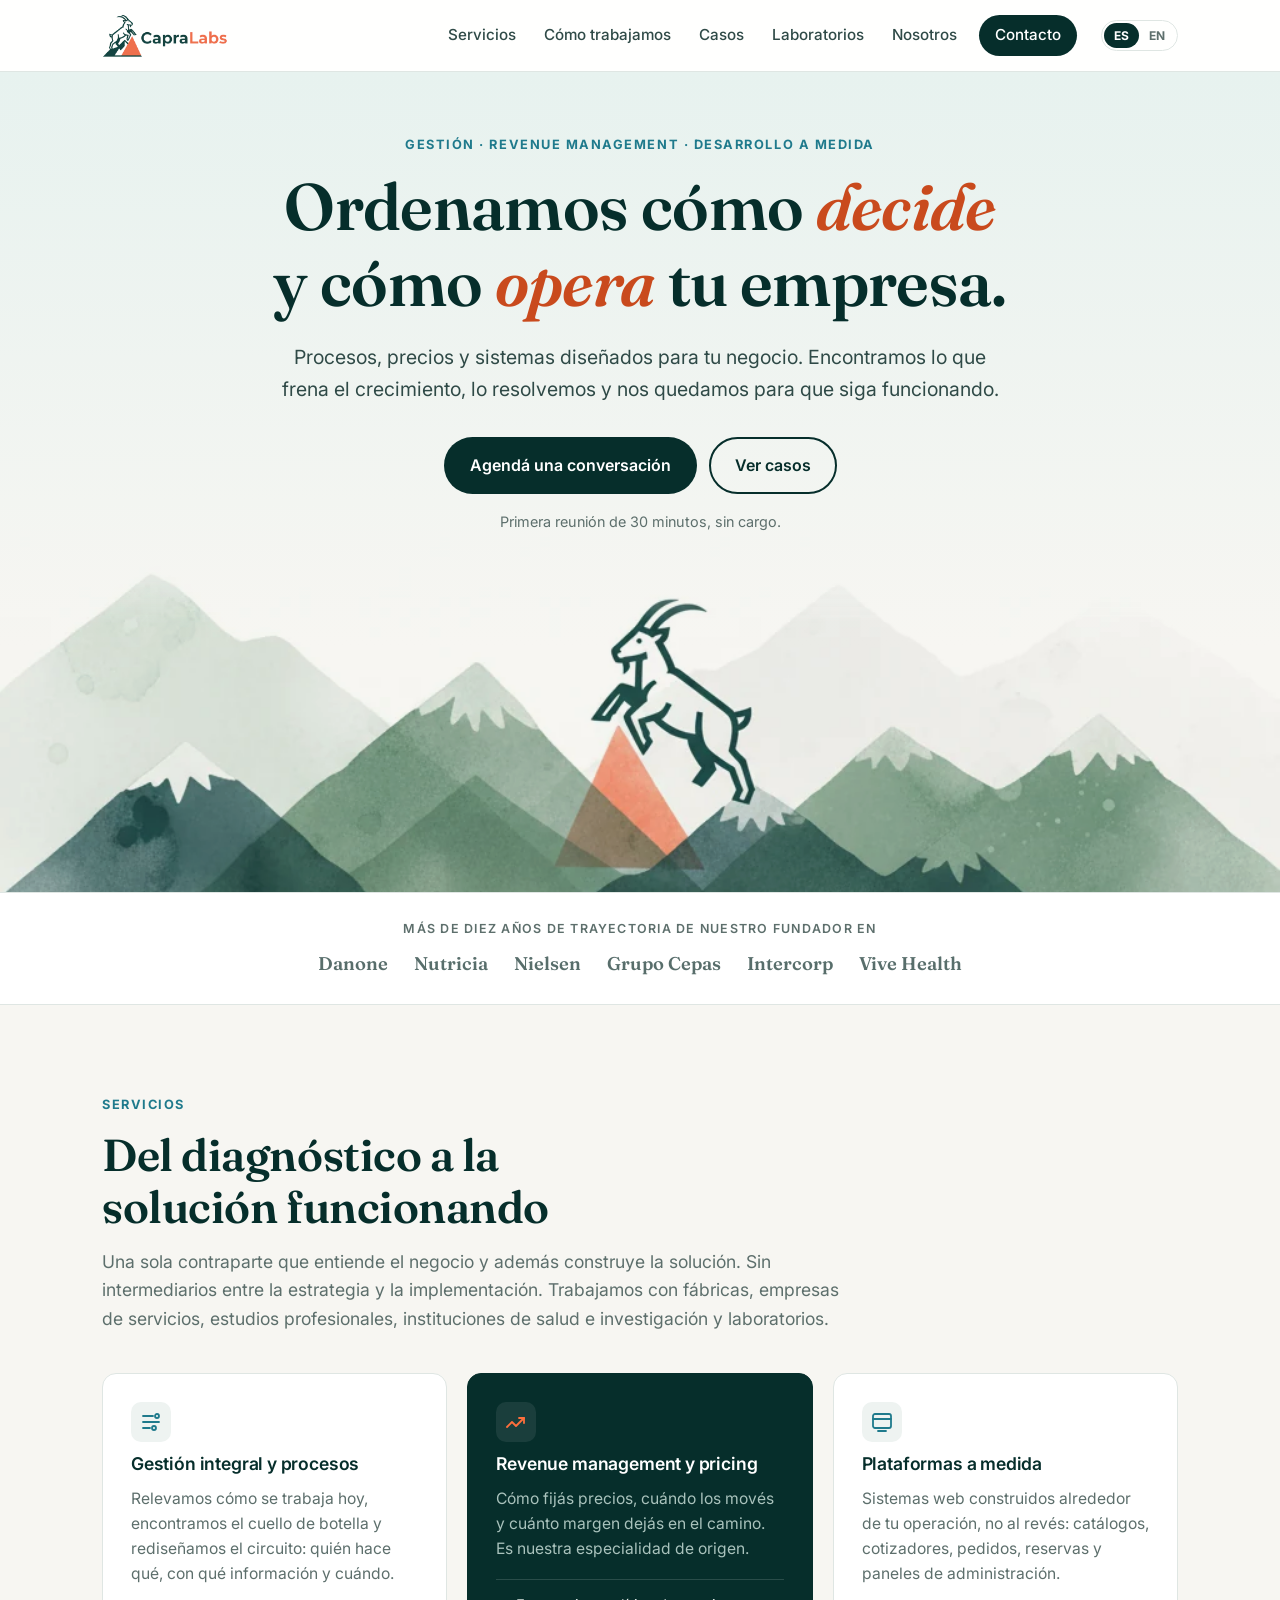
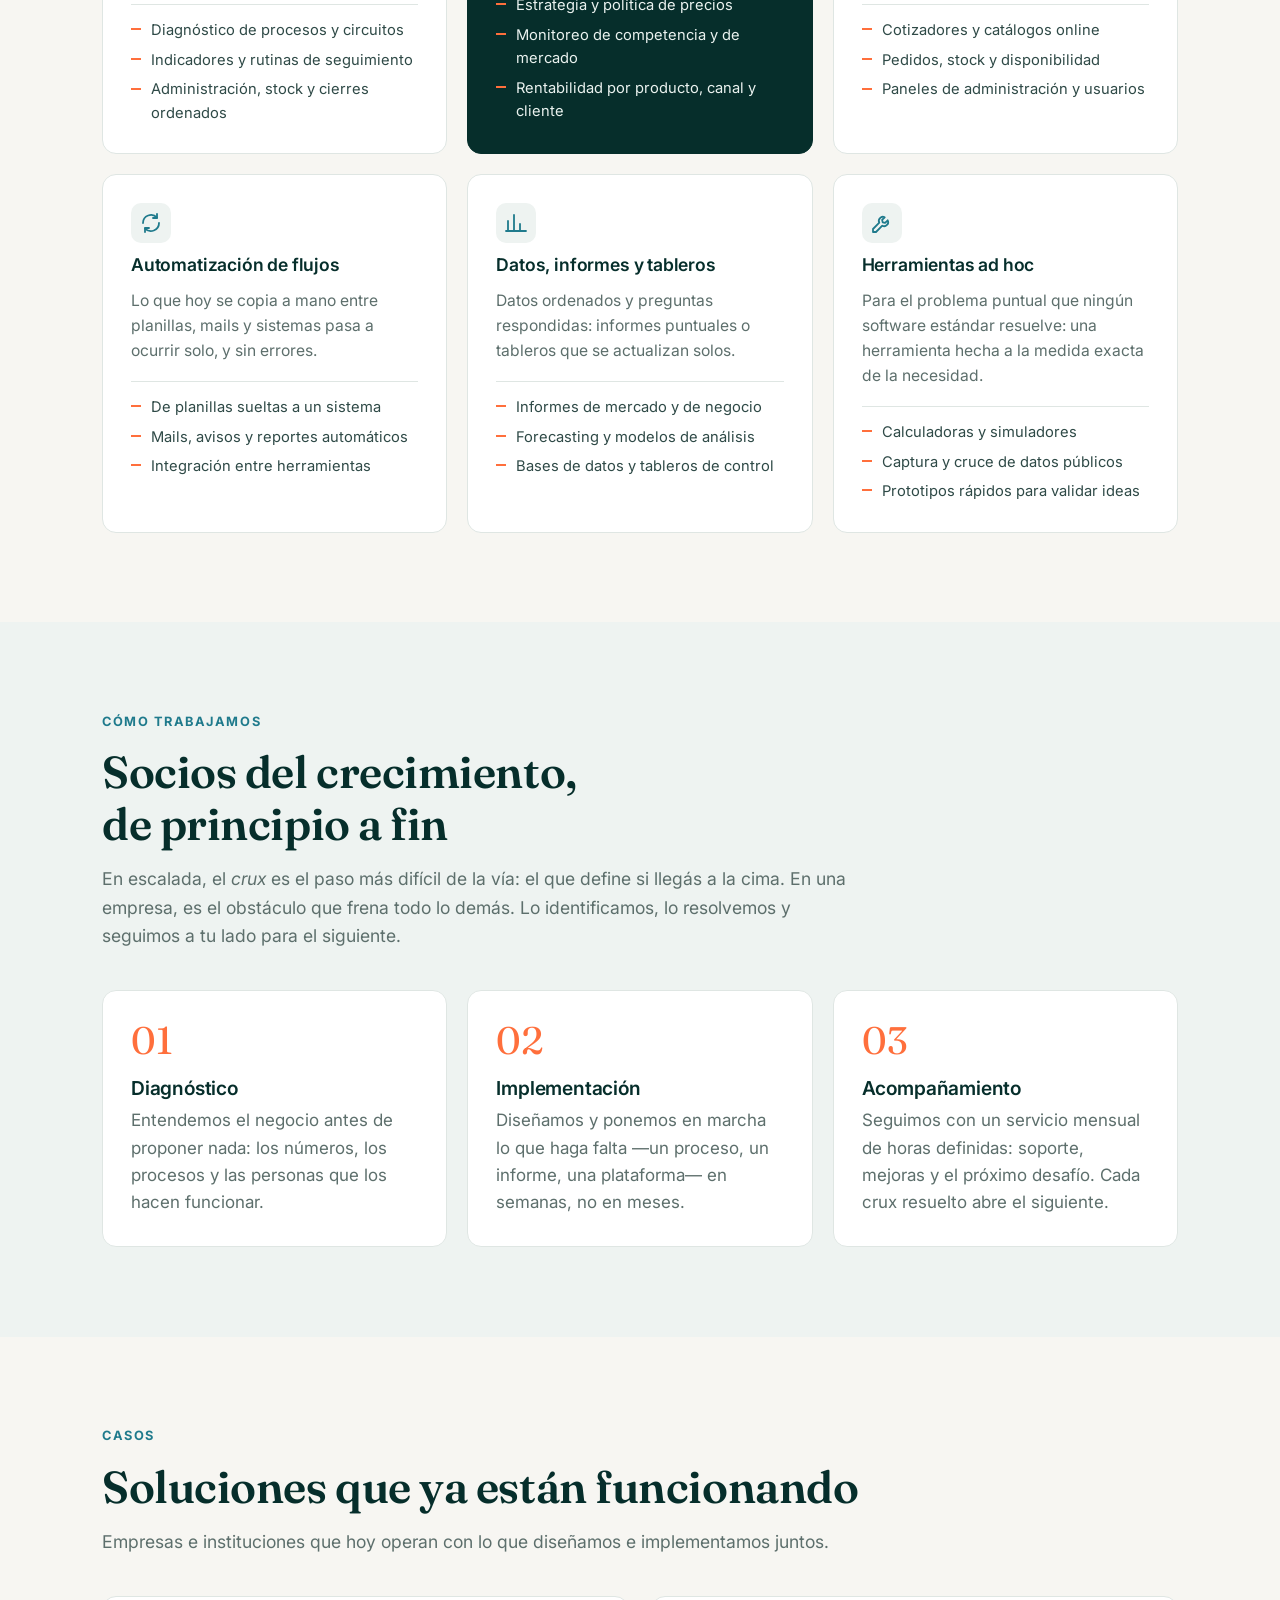
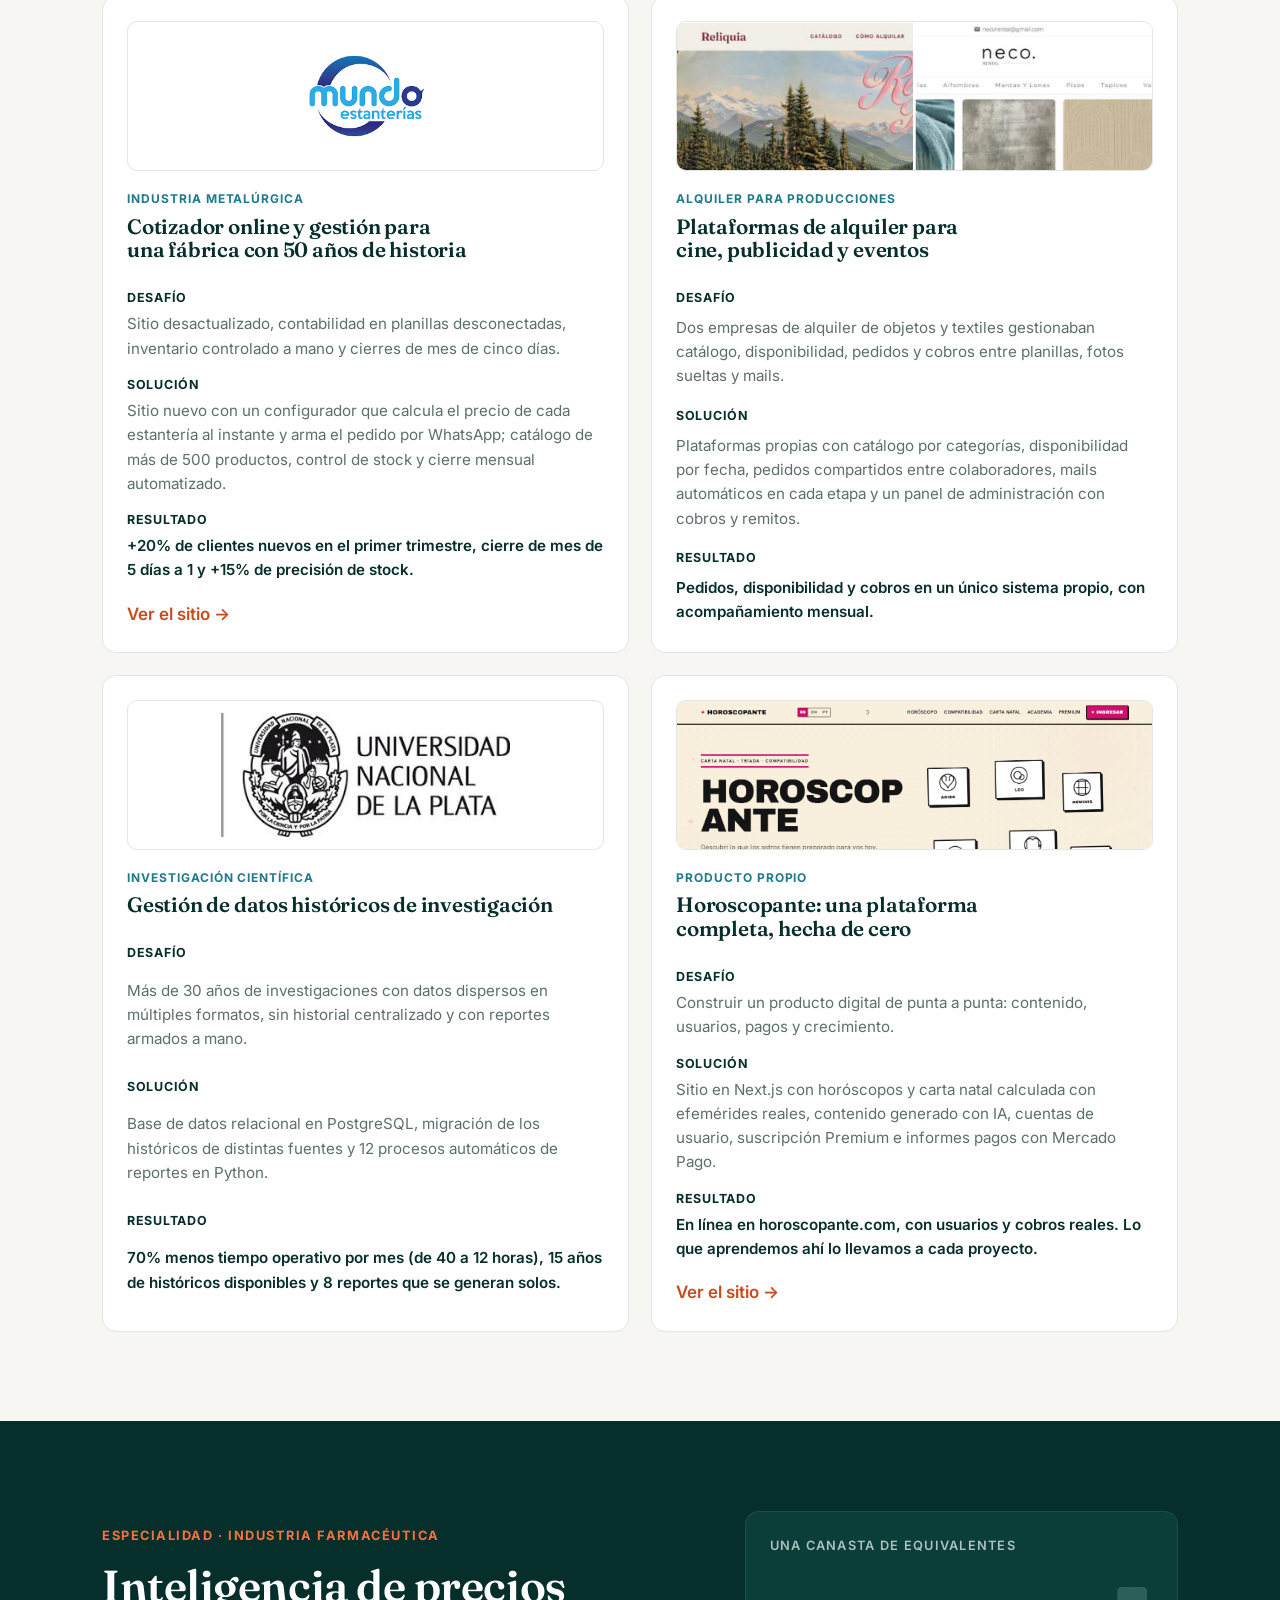
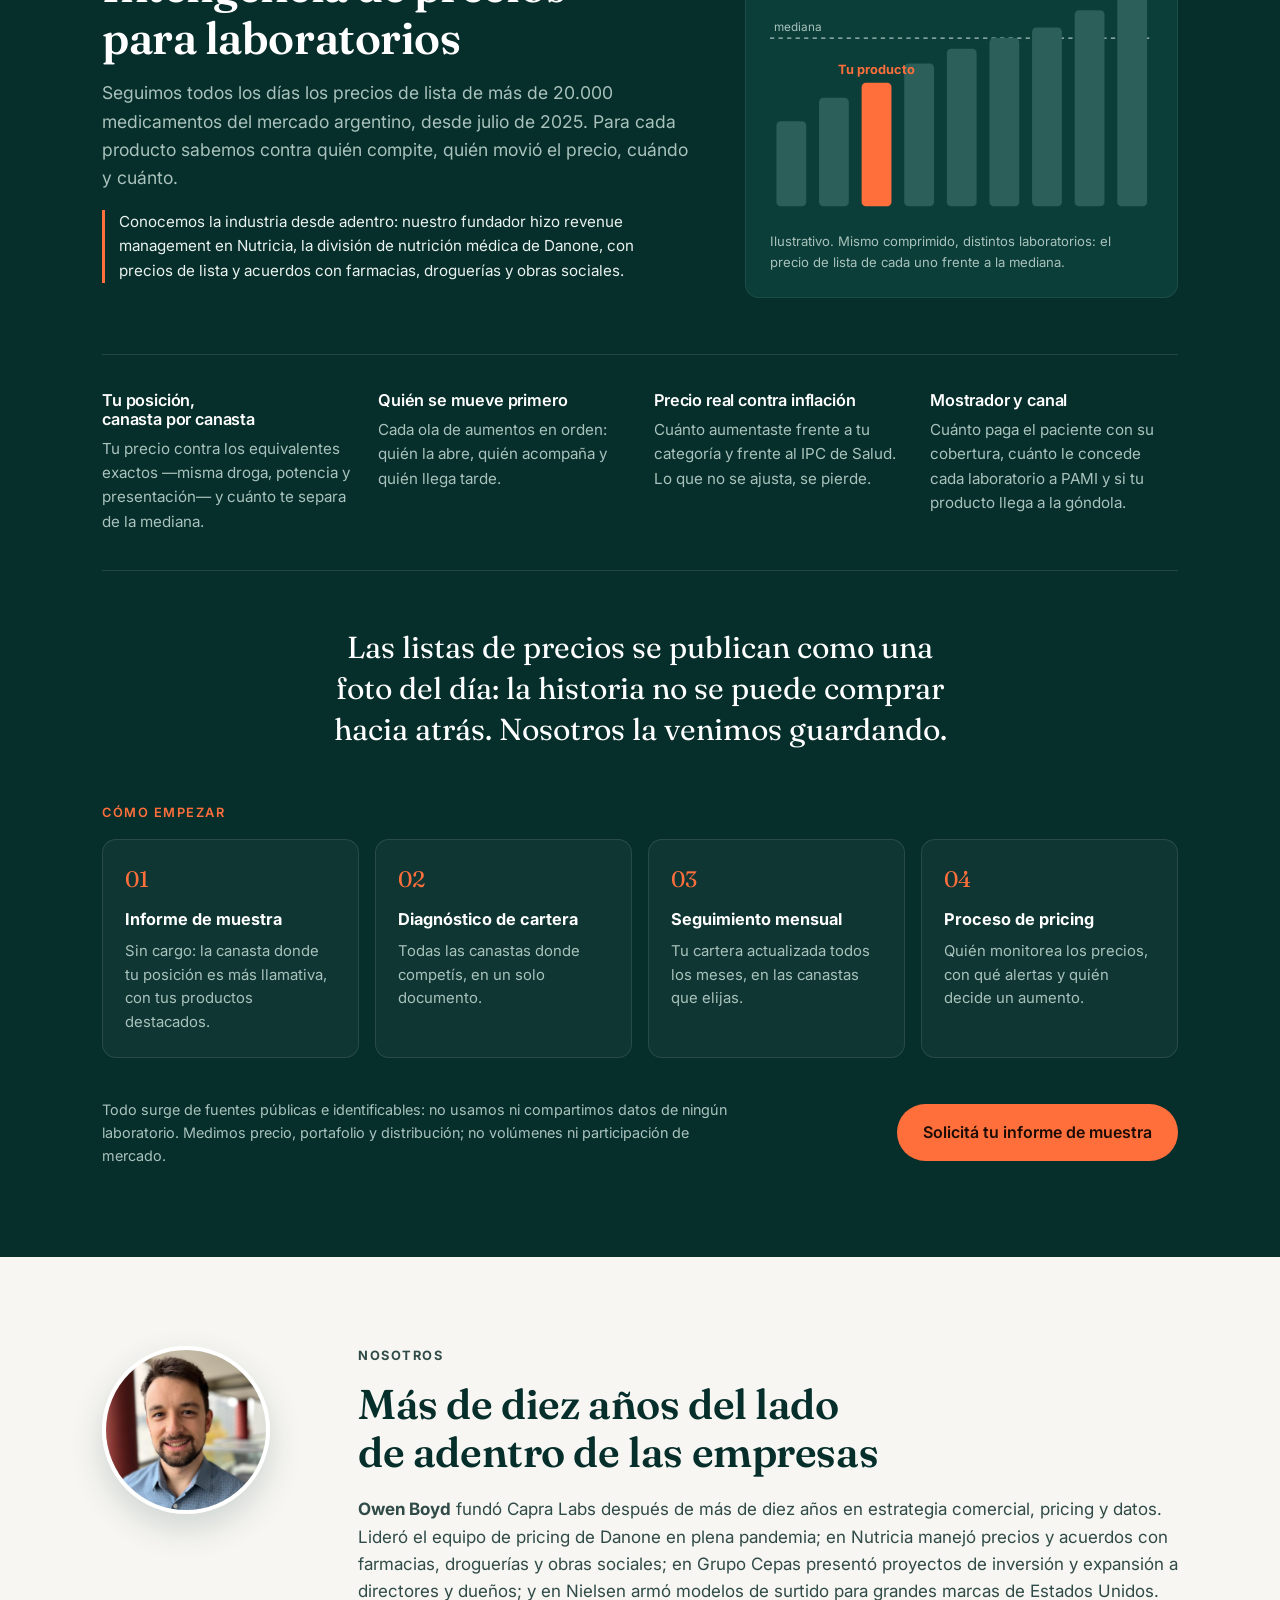
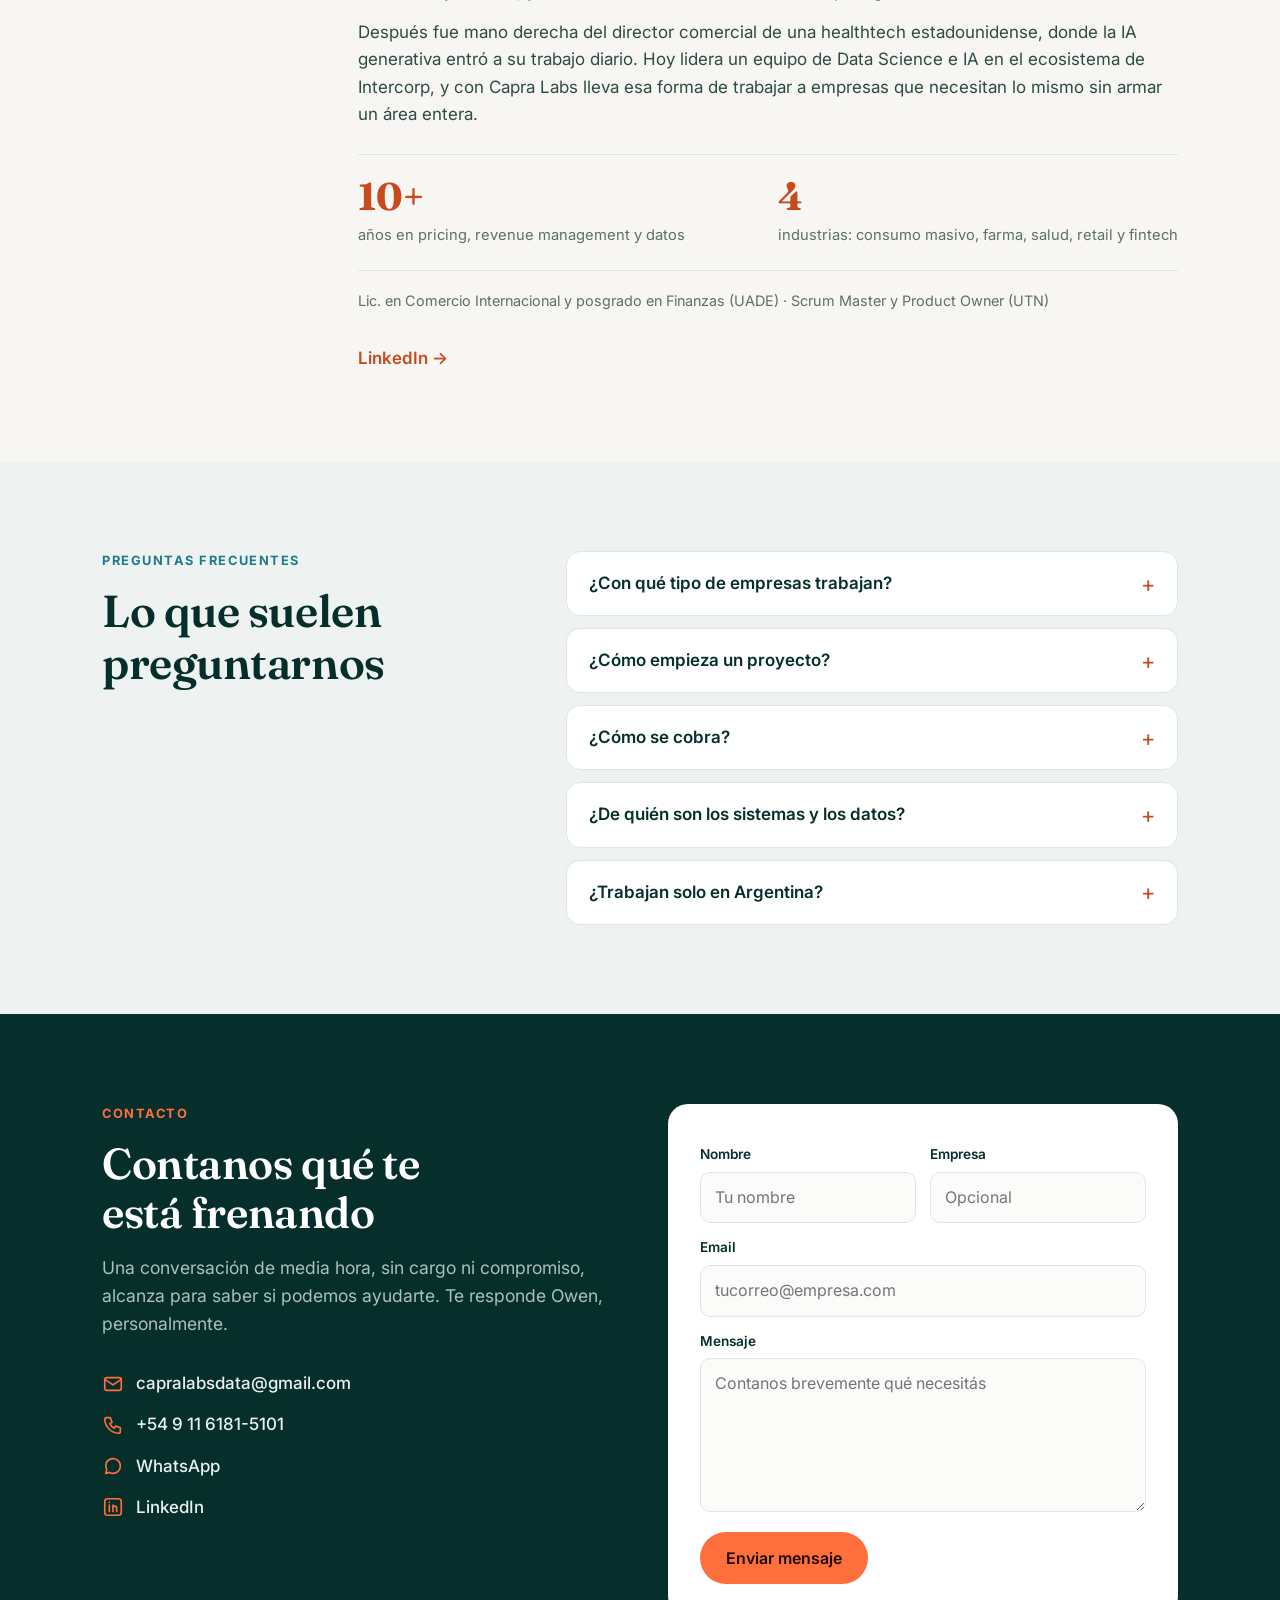
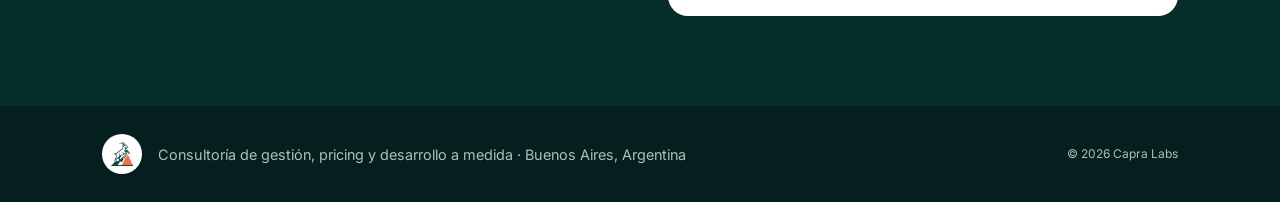
<file: index.html>
<!doctype html>
<!-- Generado con `node generar.js`: editar index.plantilla.html y js/translations.js -->
<html lang="es">
<head>
  <meta charset="utf-8" />
  <meta name="viewport" content="width=device-width,initial-scale=1" />
  <meta name="theme-color" content="#062e2b" />

  <title>Capra Labs — Consultoría de gestión, pricing y desarrollo a medida</title>
  <meta name="description" content="Consultoría de gestión, revenue management y desarrollo a medida: procesos, pricing, plataformas, automatización y datos. Inteligencia de precios para laboratorios farmacéuticos." />
  <link rel="canonical" href="https://capralabsdata.com/" />

  <link rel="icon" href="capralabs_avatar.png" type="image/png" />
  <link rel="apple-touch-icon" href="capralabs_avatar.png" />

  <meta property="og:type" content="website" />
  <meta property="og:site_name" content="Capra Labs" />
  <meta property="og:locale" content="es_AR" />
  <meta property="og:locale:alternate" content="en_US" />
  <meta property="og:url" content="https://capralabsdata.com/" />
  <meta property="og:title" content="Capra Labs — Gestión, pricing y desarrollo a medida" />
  <meta property="og:description" content="Ordenamos cómo decide y cómo opera tu empresa: procesos, precios y sistemas hechos para tu negocio." />
  <meta property="og:image" content="https://capralabsdata.com/og-image.png" />
  <meta property="og:image:width" content="1200" />
  <meta property="og:image:height" content="630" />
  <meta property="og:image:alt" content="Capra Labs" />
  <meta name="twitter:card" content="summary_large_image" />
  <meta name="twitter:title" content="Capra Labs — Gestión, pricing y desarrollo a medida" />
  <meta name="twitter:description" content="Ordenamos cómo decide y cómo opera tu empresa: procesos, precios y sistemas hechos para tu negocio." />
  <meta name="twitter:image" content="https://capralabsdata.com/og-image.png" />

  <link rel="preconnect" href="https://fonts.googleapis.com" />
  <link rel="preconnect" href="https://fonts.gstatic.com" crossorigin />
  <link rel="stylesheet" href="https://fonts.googleapis.com/css2?family=Inter:wght@400;500;600;700&family=Fraunces:opsz,wght@9..144,500;9..144,600&display=swap" />
  <link rel="stylesheet" href="css/style.css?v=10" />

  <script type="application/ld+json">
  {
    "@context": "https://schema.org",
    "@type": "ProfessionalService",
    "name": "Capra Labs",
    "url": "https://capralabsdata.com/",
    "logo": "https://capralabsdata.com/capralabs_avatar.png",
    "description": "Consultora de gestión, revenue management y desarrollo a medida. Inteligencia de precios para laboratorios farmacéuticos.",
    "email": "capralabsdata@gmail.com",
    "telephone": "+5491161815101",
    "areaServed": "AR",
    "founder": {
      "@type": "Person",
      "name": "Owen Boyd",
      "sameAs": "https://www.linkedin.com/in/owenboyd/"
    },
    "knowsLanguage": ["es", "en"]
  }
  </script>
</head>
<body>
  <a class="skip-link" href="#hero">Saltar al contenido</a>

  <header class="site-header">
    <div class="container header-row">
      <a href="#hero" class="brand" aria-label="Capra Labs">
        <img src="capralabs_logo.png" alt="Capra Labs" width="430" height="150" />
      </a>
      <nav class="main-nav" aria-label="Navegación principal">
        <a href="#services" data-i18n="nav.services">Servicios</a>
        <a href="#approach" data-i18n="nav.approach">Cómo trabajamos</a>
        <a href="#cases" data-i18n="nav.cases">Casos</a>
        <a href="#laboratorios" data-i18n="nav.pharma">Laboratorios</a>
        <a href="#about" data-i18n="nav.about">Nosotros</a>
        <a href="#contact" class="nav-cta" data-i18n="nav.contact">Contacto</a>
      </nav>
      <div class="header-actions">
        <div class="lang-switch" role="group" aria-label="Idioma">
          <button class="lang-btn" data-lang="es" aria-pressed="true">ES</button>
          <button class="lang-btn" data-lang="en" aria-pressed="false">EN</button>
        </div>
        <button class="menu-toggle" aria-label="Abrir menú" aria-expanded="false">☰</button>
      </div>
    </div>
  </header>
  <div class="nav-overlay" aria-hidden="true"></div>

  <main class="main">

    <!-- ============================================================ hero -->
    <section class="hero" id="hero" aria-labelledby="heroTitle">
      <div class="container hero-inner">
        <p class="eyebrow" data-i18n="hero.eyebrow">Gestión · Revenue management · Desarrollo a medida</p>
        <h1 id="heroTitle" data-i18n="hero.title">Ordenamos cómo <em>decide</em> y cómo <em>opera</em> tu empresa.</h1>
        <p class="hero-lead" data-i18n="hero.lead">Procesos, precios y sistemas diseñados para tu negocio. Encontramos lo que frena el crecimiento, lo resolvemos y nos quedamos para que siga funcionando.</p>
        <div class="hero-ctas">
          <a class="btn btn-primary" href="#contact" data-i18n="hero.cta">Agendá una conversación</a>
          <a class="btn btn-ghost" href="#cases" data-i18n="hero.cta2">Ver casos</a>
        </div>
        <p class="hero-note" data-i18n="hero.note">Primera reunión de 30 minutos, sin cargo.</p>
      </div>
    </section>

    <div class="trust-band">
      <div class="container trust">
        <span class="trust-label" data-i18n="hero.trust">Más de diez años de trayectoria de nuestro fundador en</span>
        <ul class="trust-list">
          <li>Danone</li><li>Nutricia</li><li>Nielsen</li><li>Grupo Cepas</li><li>Intercorp</li><li>Vive Health</li>
        </ul>
      </div>
    </div>

    <!-- ======================================================== servicios -->
    <section id="services" class="section" aria-labelledby="servicesTitle">
      <div class="container">
        <header class="section-head">
          <p class="eyebrow" data-i18n="services.eyebrow">Servicios</p>
          <h2 id="servicesTitle" data-i18n="services.title">Del diagnóstico a la solución funcionando</h2>
          <p class="section-lead" data-i18n="services.lead">Una sola contraparte que entiende el negocio y además construye la solución. Sin intermediarios entre la estrategia y la implementación. Trabajamos con fábricas, empresas de servicios, estudios profesionales, instituciones de salud e investigación y laboratorios.</p>
        </header>
        <div class="services-grid">
          <article class="service">
            <svg class="service-icon" viewBox="0 0 24 24" aria-hidden="true"><path d="M4 6h10M4 12h16M4 18h7"/><circle cx="18" cy="6" r="2"/><circle cx="15" cy="18" r="2"/></svg>
            <h3 data-i18n="services.s1.title">Gestión integral y procesos</h3>
            <p data-i18n="services.s1.lead">Relevamos cómo se trabaja hoy, encontramos el cuello de botella y rediseñamos el circuito: quién hace qué, con qué información y cuándo.</p>
            <ul><li data-i18n="services.s1.b1">Diagnóstico de procesos y circuitos</li><li data-i18n="services.s1.b2">Indicadores y rutinas de seguimiento</li><li data-i18n="services.s1.b3">Administración, stock y cierres ordenados</li></ul>
          </article>
          <article class="service service--featured">
            <svg class="service-icon" viewBox="0 0 24 24" aria-hidden="true"><path d="M3 17l5-5 4 4 8-8"/><path d="M15 8h5v5"/></svg>
            <h3 data-i18n="services.s2.title">Revenue management y pricing</h3>
            <p data-i18n="services.s2.lead">Cómo fijás precios, cuándo los movés y cuánto margen dejás en el camino. Es nuestra especialidad de origen.</p>
            <ul><li data-i18n="services.s2.b1">Estrategia y política de precios</li><li data-i18n="services.s2.b2">Monitoreo de competencia y de mercado</li><li data-i18n="services.s2.b3">Rentabilidad por producto, canal y cliente</li></ul>
          </article>
          <article class="service">
            <svg class="service-icon" viewBox="0 0 24 24" aria-hidden="true"><rect x="3" y="4" width="18" height="14" rx="2"/><path d="M3 9h18M8 21h8"/></svg>
            <h3 data-i18n="services.s3.title">Plataformas a medida</h3>
            <p data-i18n="services.s3.lead">Sistemas web construidos alrededor de tu operación, no al revés: catálogos, cotizadores, pedidos, reservas y paneles de administración.</p>
            <ul><li data-i18n="services.s3.b1">Cotizadores y catálogos online</li><li data-i18n="services.s3.b2">Pedidos, stock y disponibilidad</li><li data-i18n="services.s3.b3">Paneles de administración y usuarios</li></ul>
          </article>
          <article class="service">
            <svg class="service-icon" viewBox="0 0 24 24" aria-hidden="true"><path d="M4 12a8 8 0 0 1 14-5.3M20 12a8 8 0 0 1-14 5.3"/><path d="M18 3v4h-4M6 21v-4h4"/></svg>
            <h3 data-i18n="services.s4.title">Automatización de flujos</h3>
            <p data-i18n="services.s4.lead">Lo que hoy se copia a mano entre planillas, mails y sistemas pasa a ocurrir solo, y sin errores.</p>
            <ul><li data-i18n="services.s4.b1">De planillas sueltas a un sistema</li><li data-i18n="services.s4.b2">Mails, avisos y reportes automáticos</li><li data-i18n="services.s4.b3">Integración entre herramientas</li></ul>
          </article>
          <article class="service">
            <svg class="service-icon" viewBox="0 0 24 24" aria-hidden="true"><path d="M4 20V10M10 20V4M16 20v-7M22 20H2"/></svg>
            <h3 data-i18n="services.s5.title">Datos, informes y tableros</h3>
            <p data-i18n="services.s5.lead">Datos ordenados y preguntas respondidas: informes puntuales o tableros que se actualizan solos.</p>
            <ul><li data-i18n="services.s5.b1">Informes de mercado y de negocio</li><li data-i18n="services.s5.b2">Forecasting y modelos de análisis</li><li data-i18n="services.s5.b3">Bases de datos y tableros de control</li></ul>
          </article>
          <article class="service">
            <svg class="service-icon" viewBox="0 0 24 24" aria-hidden="true"><path d="M14.7 6.3a4 4 0 0 0-5.4 5.4L3 18v3h3l6.3-6.3a4 4 0 0 0 5.4-5.4l-2.6 2.6-2.4-.6-.6-2.4z"/></svg>
            <h3 data-i18n="services.s6.title">Herramientas ad hoc</h3>
            <p data-i18n="services.s6.lead">Para el problema puntual que ningún software estándar resuelve: una herramienta hecha a la medida exacta de la necesidad.</p>
            <ul><li data-i18n="services.s6.b1">Calculadoras y simuladores</li><li data-i18n="services.s6.b2">Captura y cruce de datos públicos</li><li data-i18n="services.s6.b3">Prototipos rápidos para validar ideas</li></ul>
          </article>
        </div>
      </div>
    </section>

    <!-- ===================================================== cómo trabajamos -->
    <section id="approach" class="section section--alt" aria-labelledby="approachTitle">
      <div class="container">
        <header class="section-head">
          <p class="eyebrow" data-i18n="approach.eyebrow">Cómo trabajamos</p>
          <h2 id="approachTitle" data-i18n="approach.title">Socios del crecimiento, de principio a fin</h2>
          <p class="section-lead" data-i18n="approach.lead">En escalada, el <em>crux</em> es el paso más difícil de la vía: el que define si llegás a la cima. En una empresa, es el obstáculo que frena todo lo demás. Lo identificamos, lo resolvemos y seguimos a tu lado para el siguiente.</p>
        </header>
        <ol class="steps">
          <li class="step"><span class="step-n">01</span><h3 data-i18n="approach.s1.title">Diagnóstico</h3><p data-i18n="approach.s1.text">Entendemos el negocio antes de proponer nada: los números, los procesos y las personas que los hacen funcionar.</p></li>
          <li class="step"><span class="step-n">02</span><h3 data-i18n="approach.s2.title">Implementación</h3><p data-i18n="approach.s2.text">Diseñamos y ponemos en marcha lo que haga falta —un proceso, un informe, una plataforma— en semanas, no en meses.</p></li>
          <li class="step"><span class="step-n">03</span><h3 data-i18n="approach.s3.title">Acompañamiento</h3><p data-i18n="approach.s3.text">Seguimos con un servicio mensual de horas definidas: soporte, mejoras y el próximo desafío. Cada crux resuelto abre el siguiente.</p></li>
        </ol>
      </div>
    </section>

    <!-- ============================================================ casos -->
    <section id="cases" class="section" aria-labelledby="casesTitle">
      <div class="container">
        <header class="section-head">
          <p class="eyebrow" data-i18n="cases.eyebrow">Casos</p>
          <h2 id="casesTitle" data-i18n="cases.title">Soluciones que ya están funcionando</h2>
          <p class="section-lead" data-i18n="cases.lead">Empresas e instituciones que hoy operan con lo que diseñamos e implementamos juntos.</p>
        </header>
        <div class="cases-grid">
          <article class="case">
            <img class="case-media" src="mundo_estanterias.png" alt="Mundo Estanterías" width="246" height="205" loading="lazy" decoding="async" />
            <p class="case-tag" data-i18n="cases.c1.tag">Industria metalúrgica</p>
            <h3 data-i18n="cases.c1.title">Cotizador online y gestión para una fábrica con 50 años de historia</h3>
            <dl>
              <dt data-i18n="cases.challenge">Desafío</dt><dd data-i18n="cases.c1.challenge">Sitio desactualizado, contabilidad en planillas desconectadas, inventario controlado a mano y cierres de mes de cinco días.</dd>
              <dt data-i18n="cases.solution">Solución</dt><dd data-i18n="cases.c1.solution">Sitio nuevo con un configurador que calcula el precio de cada estantería al instante y arma el pedido por WhatsApp; catálogo de más de 500 productos, control de stock y cierre mensual automatizado.</dd>
              <dt data-i18n="cases.result">Resultado</dt><dd class="case-result" data-i18n="cases.c1.result">+20% de clientes nuevos en el primer trimestre, cierre de mes de 5 días a 1 y +15% de precisión de stock.</dd>
            </dl>
            <a class="case-link" href="https://www.mundo-estanterias.com/" target="_blank" rel="noopener"><span data-i18n="cases.visit">Ver el sitio</span> →</a>
          </article>
          <article class="case">
            <img class="case-media case-media--shot" src="casos_rental.jpg" alt="Plataformas de Reliquia Rental y Neco Rental" width="900" height="450" loading="lazy" decoding="async" />
            <p class="case-tag" data-i18n="cases.c2.tag">Alquiler para producciones</p>
            <h3 data-i18n="cases.c2.title">Plataformas de alquiler para cine, publicidad y eventos</h3>
            <dl>
              <dt data-i18n="cases.challenge">Desafío</dt><dd data-i18n="cases.c2.challenge">Dos empresas de alquiler de objetos y textiles gestionaban catálogo, disponibilidad, pedidos y cobros entre planillas, fotos sueltas y mails.</dd>
              <dt data-i18n="cases.solution">Solución</dt><dd data-i18n="cases.c2.solution">Plataformas propias con catálogo por categorías, disponibilidad por fecha, pedidos compartidos entre colaboradores, mails automáticos en cada etapa y un panel de administración con cobros y remitos.</dd>
              <dt data-i18n="cases.result">Resultado</dt><dd class="case-result" data-i18n="cases.c2.result">Pedidos, disponibilidad y cobros en un único sistema propio, con acompañamiento mensual.</dd>
            </dl>
          </article>
          <article class="case">
            <img class="case-media" src="UNLP.jpg" alt="Universidad Nacional de La Plata — Facultad de Ciencias Naturales y Museo" width="343" height="147" loading="lazy" decoding="async" />
            <p class="case-tag" data-i18n="cases.c3.tag">Investigación científica</p>
            <h3 data-i18n="cases.c3.title">Gestión de datos históricos de investigación</h3>
            <dl>
              <dt data-i18n="cases.challenge">Desafío</dt><dd data-i18n="cases.c3.challenge">Más de 30 años de investigaciones con datos dispersos en múltiples formatos, sin historial centralizado y con reportes armados a mano.</dd>
              <dt data-i18n="cases.solution">Solución</dt><dd data-i18n="cases.c3.solution">Base de datos relacional en PostgreSQL, migración de los históricos de distintas fuentes y 12 procesos automáticos de reportes en Python.</dd>
              <dt data-i18n="cases.result">Resultado</dt><dd class="case-result" data-i18n="cases.c3.result">70% menos tiempo operativo por mes (de 40 a 12 horas), 15 años de históricos disponibles y 8 reportes que se generan solos.</dd>
            </dl>
          </article>
          <article class="case">
            <img class="case-media case-media--shot" src="casos_horoscopante.png" alt="Horoscopante, plataforma de astrología" width="1280" height="760" loading="lazy" decoding="async" />
            <p class="case-tag" data-i18n="cases.c4.tag">Producto propio</p>
            <h3 data-i18n="cases.c4.title">Horoscopante: una plataforma completa, hecha de cero</h3>
            <dl>
              <dt data-i18n="cases.challenge">Desafío</dt><dd data-i18n="cases.c4.challenge">Construir un producto digital de punta a punta: contenido, usuarios, pagos y crecimiento.</dd>
              <dt data-i18n="cases.solution">Solución</dt><dd data-i18n="cases.c4.solution">Sitio en Next.js con horóscopos y carta natal calculada con efemérides reales, contenido generado con IA, cuentas de usuario, suscripción Premium e informes pagos con Mercado Pago.</dd>
              <dt data-i18n="cases.result">Resultado</dt><dd class="case-result" data-i18n="cases.c4.result">En línea en horoscopante.com, con usuarios y cobros reales. Lo que aprendemos ahí lo llevamos a cada proyecto.</dd>
            </dl>
            <a class="case-link" href="https://horoscopante.com/" target="_blank" rel="noopener"><span data-i18n="cases.visit">Ver el sitio</span> →</a>
          </article>
        </div>
      </div>
    </section>

    <!-- ===================================================== laboratorios -->
    <section id="laboratorios" class="section section--dark pharma" aria-labelledby="pharmaTitle">
      <div class="container">
        <div class="pharma-top">
          <header class="section-head">
            <p class="eyebrow" data-i18n="pharma.eyebrow">Especialidad · Industria farmacéutica</p>
            <h2 id="pharmaTitle" data-i18n="pharma.title">Inteligencia de precios para laboratorios</h2>
            <p class="section-lead" data-i18n="pharma.lead">Seguimos todos los días los precios de lista de más de 20.000 medicamentos del mercado argentino, desde julio de 2025. Para cada producto sabemos contra quién compite, quién movió el precio, cuándo y cuánto.</p>
            <p class="pharma-cred" data-i18n="pharma.cred">Conocemos la industria desde adentro: nuestro fundador hizo revenue management en Nutricia, la división de nutrición médica de Danone, con precios de lista y acuerdos con farmacias, droguerías y obras sociales.</p>
          </header>

          <figure class="basket">
            <figcaption class="basket-title" data-i18n="pharma.chart.title">Una canasta de equivalentes</figcaption>
            <svg viewBox="0 0 360 230" role="img" aria-label="Gráfico ilustrativo de precios de una canasta de equivalentes">
              <line x1="0" y1="62" x2="360" y2="62" class="basket-median" />
              <text x="4" y="55" text-anchor="start" class="basket-median-label" data-i18n="pharma.chart.median">mediana</text>
              <g class="basket-bars">
                <rect x="6"   y="140" width="28" height="80" />
                <rect x="46"  y="118" width="28" height="102" />
                <rect x="86"  y="104" width="28" height="116" class="is-you" />
                <rect x="126" y="86"  width="28" height="134" />
                <rect x="166" y="72"  width="28" height="148" />
                <rect x="206" y="62"  width="28" height="158" />
                <rect x="246" y="52"  width="28" height="168" />
                <rect x="286" y="36"  width="28" height="184" />
                <rect x="326" y="14"  width="28" height="206" />
              </g>
              <text x="100" y="96" text-anchor="middle" class="basket-you-label" data-i18n="pharma.chart.you">Tu producto</text>
            </svg>
            <p class="basket-caption" data-i18n="pharma.chart.caption">Ilustrativo. Mismo comprimido, distintos laboratorios: el precio de lista de cada uno frente a la mediana.</p>
          </figure>
        </div>

        <div class="pharma-points">
          <div><h3 data-i18n="pharma.p1.title">Tu posición, canasta por canasta</h3><p data-i18n="pharma.p1.text">Tu precio contra los equivalentes exactos —misma droga, potencia y presentación— y cuánto te separa de la mediana.</p></div>
          <div><h3 data-i18n="pharma.p2.title">Quién se mueve primero</h3><p data-i18n="pharma.p2.text">Cada ola de aumentos en orden: quién la abre, quién acompaña y quién llega tarde.</p></div>
          <div><h3 data-i18n="pharma.p3.title">Precio real contra inflación</h3><p data-i18n="pharma.p3.text">Cuánto aumentaste frente a tu categoría y frente al IPC de Salud. Lo que no se ajusta, se pierde.</p></div>
          <div><h3 data-i18n="pharma.p4.title">Mostrador y canal</h3><p data-i18n="pharma.p4.text">Cuánto paga el paciente con su cobertura, cuánto le concede cada laboratorio a PAMI y si tu producto llega a la góndola.</p></div>
        </div>

        <blockquote class="pharma-quote" data-i18n="pharma.quote">Las listas de precios se publican como una foto del día: la historia no se puede comprar hacia atrás. Nosotros la venimos guardando.</blockquote>

        <h3 class="offer-title" data-i18n="pharma.offer.title">Cómo empezar</h3>
        <ol class="offer">
          <li><strong data-i18n="pharma.o1.title">Informe de muestra</strong><span data-i18n="pharma.o1.text">Sin cargo: la canasta donde tu posición es más llamativa, con tus productos destacados.</span></li>
          <li><strong data-i18n="pharma.o2.title">Diagnóstico de cartera</strong><span data-i18n="pharma.o2.text">Todas las canastas donde competís, en un solo documento.</span></li>
          <li><strong data-i18n="pharma.o3.title">Seguimiento mensual</strong><span data-i18n="pharma.o3.text">Tu cartera actualizada todos los meses, en las canastas que elijas.</span></li>
          <li><strong data-i18n="pharma.o4.title">Proceso de pricing</strong><span data-i18n="pharma.o4.text">Quién monitorea los precios, con qué alertas y quién decide un aumento.</span></li>
        </ol>
        <div class="pharma-bottom">
          <p class="pharma-note" data-i18n="pharma.note">Todo surge de fuentes públicas e identificables: no usamos ni compartimos datos de ningún laboratorio. Medimos precio, portafolio y distribución; no volúmenes ni participación de mercado.</p>
          <a class="btn btn-accent" href="#contact" data-prefill="pharma.prefill" data-i18n="pharma.cta">Solicitá tu informe de muestra</a>
        </div>
      </div>
    </section>

    <!-- ======================================================= quién está -->
    <section id="about" class="section" aria-labelledby="aboutTitle">
      <div class="container about-grid">
        <div class="about-media">
          <img src="owenboyd.png" alt="Foto de Owen Boyd" width="800" height="800" decoding="async" />
        </div>
        <div class="about-copy">
          <p class="eyebrow" data-i18n="about.eyebrow">Nosotros</p>
          <h2 id="aboutTitle" data-i18n="about.title">Más de diez años del lado de adentro de las empresas</h2>
          <p data-i18n="about.bio1"><strong>Owen Boyd</strong> fundó Capra Labs después de más de diez años en estrategia comercial, pricing y datos. Lideró el equipo de pricing de Danone en plena pandemia; en Nutricia manejó precios y acuerdos con farmacias, droguerías y obras sociales; en Grupo Cepas presentó proyectos de inversión y expansión a directores y dueños; y en Nielsen armó modelos de surtido para grandes marcas de Estados Unidos.</p>
          <p data-i18n="about.bio2">Después fue mano derecha del director comercial de una healthtech estadounidense, donde la IA generativa entró a su trabajo diario. Hoy lidera un equipo de Data Science e IA en el ecosistema de Intercorp, y con Capra Labs lleva esa forma de trabajar a empresas que necesitan lo mismo sin armar un área entera.</p>
          <ul class="facts">
            <li><strong>10+</strong><span data-i18n="about.f1">años en pricing, revenue management y datos</span></li>
            <li><strong>4</strong><span data-i18n="about.f2">industrias: consumo masivo, farma, salud, retail y fintech</span></li>
          </ul>
          <p class="credentials" data-i18n="about.f3">Lic. en Comercio Internacional y posgrado en Finanzas (UADE) · Scrum Master y Product Owner (UTN)</p>
          <a class="case-link" href="https://www.linkedin.com/in/owenboyd/" target="_blank" rel="noopener">LinkedIn →</a>
        </div>
      </div>
    </section>

    <!-- ============================================================== faq -->
    <section id="faq" class="section section--alt" aria-labelledby="faqTitle">
      <div class="container faq-grid">
        <header class="section-head">
          <p class="eyebrow" data-i18n="faq.eyebrow">Preguntas frecuentes</p>
          <h2 id="faqTitle" data-i18n="faq.title">Lo que suelen preguntarnos</h2>
        </header>
        <div class="faq">
          <details><summary data-i18n="faq.q1">¿Con qué tipo de empresas trabajan?</summary><p data-i18n="faq.a1">Con pymes y empresas medianas que crecieron más rápido que sus procesos: la operación depende de planillas, de pocas personas o de decisiones que nadie está midiendo. Y con laboratorios farmacéuticos que quieren seguir de cerca su posición de precios.</p></details>
          <details><summary data-i18n="faq.q2">¿Cómo empieza un proyecto?</summary><p data-i18n="faq.a2">Con una conversación de media hora, sin cargo, para entender el problema. Si podemos ayudar, te enviamos una propuesta con alcance, plazos e inversión cerrados.</p></details>
          <details><summary data-i18n="faq.q3">¿Cómo se cobra?</summary><p data-i18n="faq.a3">Depende de lo que haga falta: un informe o una herramienta puntual, un proyecto completo o un acompañamiento mensual. Cada propuesta llega con alcance y precio cerrados, sin tarifas abiertas ni sorpresas.</p></details>
          <details><summary data-i18n="faq.q4">¿De quién son los sistemas y los datos?</summary><p data-i18n="faq.a4">De tu empresa. Los desarrollos quedan en cuentas a tu nombre y la información que compartís se usa únicamente para tu proyecto.</p></details>
          <details><summary data-i18n="faq.q5">¿Trabajan solo en Argentina?</summary><p data-i18n="faq.a5">No. Trabajamos de forma remota con empresas de cualquier país, en español o en inglés, y de manera presencial cuando el proyecto lo requiere.</p></details>
        </div>
      </div>
    </section>

    <!-- ========================================================= contacto -->
    <section id="contact" class="section section--dark contact" aria-labelledby="contactTitle">
      <div class="container contact-grid">
        <div class="contact-info">
          <p class="eyebrow" data-i18n="contact.eyebrow">Contacto</p>
          <h2 id="contactTitle" data-i18n="contact.title">Contanos qué te está frenando</h2>
          <p class="section-lead" data-i18n="contact.lead">Una conversación de media hora, sin cargo ni compromiso, alcanza para saber si podemos ayudarte. Te responde Owen, personalmente.</p>
          <ul class="contact-list">
            <li><svg viewBox="0 0 24 24" aria-hidden="true"><rect x="3" y="5" width="18" height="14" rx="2"/><path d="M3 7l9 6 9-6"/></svg><a href="mailto:capralabsdata@gmail.com">capralabsdata@gmail.com</a></li>
            <li><svg viewBox="0 0 24 24" aria-hidden="true"><path d="M5 4h4l2 5-2.5 1.5a11 11 0 0 0 5 5L15 13l5 2v4a2 2 0 0 1-2 2A16 16 0 0 1 3 6a2 2 0 0 1 2-2"/></svg><a href="tel:+5491161815101">+54 9 11 6181-5101</a></li>
            <li><svg viewBox="0 0 24 24" aria-hidden="true"><path d="M20 12a8 8 0 0 1-11.8 7L4 20l1.1-4A8 8 0 1 1 20 12z"/></svg><a href="https://wa.me/5491161815101?text=Hola%20Owen%2C%20te%20contacto%20desde%20la%20web%20de%20Capra%20Labs" target="_blank" rel="noopener" data-i18n="contact.whatsapp">WhatsApp</a></li>
            <li><svg viewBox="0 0 24 24" aria-hidden="true"><rect x="3" y="3" width="18" height="18" rx="3"/><path d="M8 10v7M8 7v.01M12 17v-4a2 2 0 0 1 4 0v4M12 10v7"/></svg><a href="https://www.linkedin.com/in/owenboyd/" target="_blank" rel="noopener" data-i18n="contact.linkedin">LinkedIn</a></li>
          </ul>
        </div>

        <form id="contactForm" class="contact-form" novalidate>
          <input type="hidden" name="access_key" value="85efb202-fea9-4e2b-baa2-81e270af02e9">
          <input type="hidden" name="subject" value="Contacto desde Capra Labs">
          <input type="hidden" name="from_name" value="Capra Labs Website">
          <input type="checkbox" name="botcheck" class="hp" tabindex="-1" autocomplete="off">

          <div class="form-row">
            <div><label for="name" data-i18n="form.name">Nombre</label>
              <input id="name" name="name" required autocomplete="name" data-i18n="form.name.placeholder" placeholder="Tu nombre" /></div>
            <div><label for="company" data-i18n="form.company">Empresa</label>
              <input id="company" name="company" autocomplete="organization" data-i18n="form.company.placeholder" placeholder="Opcional" /></div>
          </div>
          <label for="email" data-i18n="form.email">Email</label>
          <input id="email" name="email" type="email" required autocomplete="email" data-i18n="form.email.placeholder" placeholder="tucorreo@empresa.com" />
          <label for="message" data-i18n="form.message">Mensaje</label>
          <textarea id="message" name="message" rows="5" required data-i18n="form.message.placeholder" placeholder="Contanos brevemente qué necesitás"></textarea>
          <button type="submit" class="btn btn-accent" data-i18n="form.submit">Enviar mensaje</button>
          <div id="formStatus" class="form-status" role="status" aria-live="polite" hidden></div>
        </form>
      </div>
    </section>
  </main>

  <footer class="site-footer">
    <div class="container footer-row">
      <img src="capralabs_avatar.png" alt="" width="40" height="40" />
      <span data-i18n="footer.tagline">Consultoría de gestión, pricing y desarrollo a medida · Buenos Aires, Argentina</span>
      <small data-i18n="footer.copy">© 2026 Capra Labs</small>
    </div>
  </footer>

  <script src="js/translations.js?v=10"></script>
  <script src="js/main.js?v=10"></script>
</body>
</html>
</file>
<file: css/style.css>
/* Capra Labs — hoja única.
   Paleta de la marca: verde petróleo (tinta y fondos oscuros), coral (acento y llamados
   a la acción) y turquesa (detalles). Títulos en Fraunces, texto en Inter. */
:root{
  --ink:#062e2b;
  --ink-2:#2f4a47;
  --muted:#5d6f6c;
  --bg:#f7f6f2;
  --surface:#ffffff;
  --alt:#eef3f1;
  --line:#dfe6e3;
  --accent:#ff6f3c;
  --accent-ink:#c94a1d;
  --teal:#1f7a8c;
  --dark:#062e2b;
  --dark-2:#0b3d39;
  --on-dark:#eaf2ef;
  --on-dark-muted:#a9c2bc;
  --radius:14px;
  --container:1140px;
  --header:72px;
  --serif:"Fraunces", Georgia, serif;
  --sans:"Inter", system-ui, -apple-system, "Segoe UI", Roboto, sans-serif;
}

*{box-sizing:border-box}
html{scroll-behavior:smooth;-webkit-text-size-adjust:100%}
html,body{overflow-x:hidden}
body{margin:0;font-family:var(--sans);font-size:17px;line-height:1.6;color:var(--ink);background:var(--bg);-webkit-font-smoothing:antialiased}
img,svg{max-width:100%;display:block}
a{color:inherit}
h1,h2,h3{margin:0;line-height:1.15;letter-spacing:-0.01em}
h1,h2{font-family:var(--serif);font-weight:600}
h1,h2,h3,.pharma-quote{text-wrap:balance}
h3{font-size:1.1rem;font-weight:600}
p{margin:0}
.container{max-width:var(--container);margin:0 auto;padding:0 clamp(16px,4vw,32px)}
section[id]{scroll-margin-top:calc(var(--header) + 8px)}
:focus-visible{outline:3px solid var(--teal);outline-offset:3px;border-radius:4px}

.skip-link{position:absolute;left:-999px;top:8px;background:var(--ink);color:#fff;padding:8px 14px;border-radius:8px;z-index:10000}
.skip-link:focus{left:12px}

/* ---------------------------------------------------------------- botones */
.btn{display:inline-flex;align-items:center;justify-content:center;gap:8px;padding:14px 24px;border-radius:999px;font-weight:600;font-size:1rem;text-decoration:none;border:2px solid transparent;cursor:pointer;transition:transform .15s ease, background .15s ease, color .15s ease, border-color .15s ease;font-family:inherit}
.btn:hover{transform:translateY(-2px)}
.btn-primary{background:var(--ink);color:#fff}
.btn-primary:hover{background:var(--dark-2)}
.btn-ghost{border-color:var(--ink);color:var(--ink);background:transparent}
.btn-ghost:hover{background:var(--ink);color:#fff}
.btn-accent{background:var(--accent);color:#1d0c05}
.btn-accent:hover{background:#ff8457}
.btn[disabled]{opacity:.6;cursor:wait;transform:none}

.eyebrow{font-size:.8rem;font-weight:700;letter-spacing:.12em;text-transform:uppercase;color:var(--teal);margin-bottom:14px}

/* ----------------------------------------------------------------- header */
.site-header{position:fixed;inset:0 0 auto 0;height:var(--header);background:rgba(255,255,255,.92);backdrop-filter:saturate(1.4) blur(10px);-webkit-backdrop-filter:saturate(1.4) blur(10px);border-bottom:1px solid var(--line);z-index:9999}
.header-row{height:100%;display:flex;align-items:center;gap:24px}
.brand{display:flex;align-items:center;flex:none}
.brand img{height:44px;width:auto}
.main-nav{display:flex;align-items:center;gap:4px;margin-left:auto}
.main-nav a{padding:8px 12px;border-radius:8px;text-decoration:none;font-weight:500;font-size:.95rem;color:var(--ink-2)}
.main-nav a:hover{background:var(--alt);color:var(--ink)}
.main-nav .nav-cta{background:var(--ink);color:#fff;margin-left:6px;padding:8px 16px;border-radius:999px}
.main-nav .nav-cta:hover{background:var(--dark-2);color:#fff}
.header-actions{display:flex;align-items:center;gap:8px}
.lang-switch{display:flex;border:1px solid var(--line);border-radius:999px;padding:2px}
.lang-btn{background:transparent;border:0;padding:5px 10px;border-radius:999px;font-weight:700;font-size:.75rem;color:var(--muted);cursor:pointer;font-family:inherit}
.lang-btn[aria-pressed="true"]{background:var(--ink);color:#fff}
.menu-toggle{display:none;background:transparent;border:1px solid var(--line);border-radius:10px;width:42px;height:42px;font-size:20px;color:var(--ink);cursor:pointer}
.nav-overlay{position:fixed;inset:0;background:rgba(6,46,43,.45);backdrop-filter:blur(3px);opacity:0;pointer-events:none;transition:opacity .25s;z-index:9997}
.nav-overlay.active{opacity:1;pointer-events:auto}

.main{padding-top:var(--header)}

/* ------------------------------------------------------------------- hero */
.hero{position:relative;overflow:hidden;background:linear-gradient(180deg,#e7f2ef 0%,var(--bg) 70%);padding:clamp(44px,7vh,88px) 0 clamp(160px,28vw,430px)}
.hero::after{content:"";position:absolute;left:0;right:0;bottom:0;height:clamp(150px,30vw,460px);background:url('../fondo.jpg') center 40%/cover no-repeat;background-image:image-set(url('../fondo.webp') type('image/webp'),url('../fondo.jpg') type('image/jpeg'));-webkit-mask-image:linear-gradient(180deg,transparent 0,#000 30%);mask-image:linear-gradient(180deg,transparent 0,#000 30%);opacity:.95;mix-blend-mode:multiply;pointer-events:none}
.hero-inner{position:relative;z-index:1;max-width:880px;text-align:center;display:flex;flex-direction:column;align-items:center}
.hero h1{font-size:clamp(2.3rem,5.6vw,4.1rem);font-weight:600;margin-bottom:22px}
.hero h1 em{font-style:italic;color:var(--accent-ink)}
.hero-lead{font-size:clamp(1.05rem,1.6vw,1.22rem);color:var(--ink-2);max-width:720px;margin-bottom:32px}
.hero-ctas{display:flex;gap:12px;flex-wrap:wrap;justify-content:center}
.trust-band{background:#fff;border-top:1px solid var(--line);border-bottom:1px solid var(--line);padding:26px 0}
.trust{display:flex;flex-direction:column;align-items:center;gap:10px}
.trust-label{font-size:.78rem;letter-spacing:.1em;text-transform:uppercase;color:var(--muted);font-weight:600}
.trust-list{list-style:none;margin:0;padding:0;display:flex;flex-wrap:wrap;justify-content:center;gap:6px 26px}
.trust-list li{font-family:var(--serif);font-size:1.15rem;font-weight:600;color:var(--ink-2);opacity:.8}

/* -------------------------------------------------------------- secciones */
.section{padding:clamp(56px,7vw,96px) 0}
.section--alt{background:var(--alt)}
.section--dark{background:var(--dark);color:var(--on-dark)}
.section--dark h2,.section--dark h3{color:#fff}
.section--dark .eyebrow{color:var(--accent)}
.section-head{max-width:760px;margin-bottom:40px}
.section-head h2{font-size:clamp(1.9rem,3.6vw,2.8rem);margin-bottom:16px}
.section-lead{font-size:1.1rem;color:var(--muted)}
.section--dark .section-lead{color:var(--on-dark-muted)}
.section-lead em{font-style:italic}

/* --------------------------------------------------------------- servicios */
.services-grid{display:grid;grid-template-columns:repeat(3,1fr);gap:20px}
.service{background:var(--surface);border:1px solid var(--line);border-radius:var(--radius);padding:28px;display:flex;flex-direction:column;gap:12px;transition:transform .2s ease, box-shadow .2s ease, border-color .2s ease}
.service:hover{transform:translateY(-4px);box-shadow:0 18px 40px rgba(6,46,43,.08);border-color:#c9d6d2}
.service p{color:var(--muted);font-size:.98rem}
.service ul{list-style:none;margin:6px 0 0;padding:14px 0 0;border-top:1px solid var(--line);display:grid;gap:6px}
.service li{font-size:.92rem;color:var(--ink-2);padding-left:20px;position:relative}
.service li::before{content:"";position:absolute;left:0;top:.62em;width:10px;height:2px;background:var(--accent)}
.service-icon{width:40px;height:40px;padding:8px;border-radius:10px;background:var(--alt);fill:none;stroke:var(--teal);stroke-width:1.8;stroke-linecap:round;stroke-linejoin:round}
.service--featured{background:var(--ink);border-color:var(--ink)}
.service--featured h3{color:#fff}
.service--featured p{color:var(--on-dark-muted)}
.service--featured ul{border-top-color:rgba(255,255,255,.14)}
.service--featured li{color:var(--on-dark)}
.service--featured .service-icon{background:rgba(255,255,255,.08);stroke:var(--accent)}

/* ------------------------------------------------------------ laboratorios */
.pharma-top{display:grid;grid-template-columns:1.15fr .85fr;gap:56px;align-items:center;margin-bottom:56px}
.pharma-top .section-head{margin-bottom:0}
.basket{margin:0;background:var(--dark-2);border:1px solid rgba(255,255,255,.08);border-radius:var(--radius);padding:24px}
.basket-title{font-size:.8rem;letter-spacing:.1em;text-transform:uppercase;color:var(--on-dark-muted);font-weight:600;margin-bottom:16px}
.basket svg{width:100%;height:auto;overflow:visible}
.basket-bars rect{fill:#2c5f59;rx:4}
.basket-bars rect.is-you{fill:var(--accent)}
.basket-median{stroke:var(--on-dark-muted);stroke-width:1.2;stroke-dasharray:4 4}
.basket-median-label{fill:var(--on-dark-muted);font-size:11px;font-family:var(--sans)}
.basket-you-label{fill:var(--accent);font-size:12px;font-weight:700;font-family:var(--sans)}
.basket-caption{margin-top:14px;font-size:.82rem;color:var(--on-dark-muted)}
.pharma-points{display:grid;grid-template-columns:repeat(4,1fr);gap:28px;padding:36px 0;border-top:1px solid rgba(255,255,255,.12);border-bottom:1px solid rgba(255,255,255,.12)}
.pharma-points h3{font-size:1.02rem;margin-bottom:8px}
.pharma-points p{color:var(--on-dark-muted);font-size:.95rem}
.pharma-quote{margin:56px auto;max-width:820px;text-align:center;font-family:var(--serif);font-size:clamp(1.35rem,2.6vw,1.9rem);line-height:1.35;color:#fff}
.offer-title{font-size:.8rem !important;letter-spacing:.12em;text-transform:uppercase;color:var(--accent) !important;margin-bottom:18px !important}
.offer{list-style:none;margin:0 0 40px;padding:0;display:grid;grid-template-columns:repeat(4,1fr);gap:16px;counter-reset:paso}
.offer li{counter-increment:paso;background:rgba(255,255,255,.04);border:1px solid rgba(255,255,255,.1);border-radius:var(--radius);padding:22px;display:flex;flex-direction:column;gap:8px}
.offer li::before{content:counter(paso,decimal-leading-zero);font-family:var(--serif);font-size:1.4rem;color:var(--accent)}
.offer strong{color:#fff;font-size:1.02rem}
.offer span{color:var(--on-dark-muted);font-size:.93rem}
.pharma-bottom{display:flex;align-items:center;justify-content:space-between;gap:32px;flex-wrap:wrap}
.pharma-note{max-width:640px;font-size:.9rem;color:var(--on-dark-muted)}

/* ------------------------------------------------------------------- pasos */
.steps{list-style:none;margin:0;padding:0;display:grid;grid-template-columns:repeat(3,1fr);gap:20px}
.step{position:relative;padding:30px 28px;border-radius:var(--radius);background:var(--surface);border:1px solid var(--line)}
.step-n{display:block;font-family:var(--serif);font-size:2.4rem;color:var(--accent);line-height:1;margin-bottom:18px}
.step h3{margin-bottom:8px;font-size:1.2rem}
.step p{color:var(--muted)}

/* ------------------------------------------------------------------- casos */
.cases-grid{display:grid;grid-template-columns:repeat(2,1fr);gap:22px}
.case{background:var(--surface);border-radius:var(--radius);padding:24px;border:1px solid var(--line);display:flex;flex-direction:column}
.case-media{width:100%;height:150px;object-fit:contain;background:#fff;border-radius:10px;border:1px solid var(--line);margin-bottom:18px;padding:12px}
.case-media--shot{object-fit:cover;object-position:center top;padding:0}
.case-media--text{display:flex;align-items:center;justify-content:center;font-family:var(--serif);font-size:1.6rem;color:var(--ink);background:linear-gradient(135deg,#f6efe6,#eef3f1)}
.case-tag{font-size:.75rem;font-weight:700;letter-spacing:.08em;text-transform:uppercase;color:var(--teal);margin-bottom:6px}
.case h3{font-family:var(--serif);font-size:1.3rem;margin-bottom:16px}
.case dl{margin:0;display:grid;gap:4px;flex:1}
.case dt{font-size:.78rem;font-weight:700;text-transform:uppercase;letter-spacing:.06em;color:var(--ink);margin-top:10px}
.case dd{margin:0;color:var(--muted);font-size:.95rem}
.case dd.case-result{color:var(--ink);font-weight:600}
.case-link{display:inline-block;margin-top:18px;font-weight:600;color:var(--accent-ink);text-decoration:none}
.case-link:hover{text-decoration:underline}

/* --------------------------------------------------------------- quién está */
.about-grid{display:grid;grid-template-columns:200px 1fr;gap:56px;align-items:start}
.about-media img{width:168px;height:168px;object-fit:cover;object-position:50% 30%;border-radius:50%;border:4px solid #fff;box-shadow:0 14px 34px rgba(6,46,43,.16)}
.about-copy h2{font-size:clamp(1.9rem,3.4vw,2.6rem);margin-bottom:20px}
.about-copy p{color:var(--ink-2);margin-bottom:14px}
.facts{list-style:none;margin:26px 0 18px;padding:22px 0;border-top:1px solid var(--line);border-bottom:1px solid var(--line);display:grid;grid-template-columns:1fr 1fr;gap:20px}
.facts strong{display:block;font-family:var(--serif);font-size:2.4rem;line-height:1;color:var(--accent-ink);margin-bottom:6px}
.facts span{font-size:.92rem;color:var(--muted)}
.credentials{font-size:.9rem;color:var(--muted) !important}

/* ---------------------------------------------------------------- contacto */
.contact-grid{display:grid;grid-template-columns:1fr 1fr;gap:56px;align-items:start}
.contact-info h2{font-size:clamp(1.9rem,3.6vw,2.7rem);margin-bottom:16px}
.contact-list{list-style:none;margin:32px 0 0;padding:0;display:grid;gap:14px}
.contact-list li{display:flex;align-items:center;gap:12px}
.contact-list svg{width:22px;height:22px;flex:none;fill:none;stroke:var(--accent);stroke-width:1.8;stroke-linecap:round;stroke-linejoin:round}
.contact-list a{color:var(--on-dark);text-decoration:none;font-weight:500}
.contact-list a:hover{text-decoration:underline}
.contact-form{background:var(--surface);color:var(--ink);border-radius:20px;padding:32px;display:flex;flex-direction:column;gap:6px}
.form-row{display:grid;grid-template-columns:1fr 1fr;gap:14px}
.form-row > div{display:flex;flex-direction:column;gap:6px}
.contact-form label{font-size:.85rem;font-weight:600;margin-top:8px}
.contact-form input,.contact-form textarea{width:100%;font:inherit;font-size:1rem;padding:12px 14px;border:1px solid var(--line);border-radius:10px;background:#fbfbf9;color:var(--ink)}
.contact-form input:focus,.contact-form textarea:focus{outline:none;border-color:var(--teal);box-shadow:0 0 0 3px rgba(31,122,140,.18);background:#fff}
.contact-form [aria-invalid="true"]{border-color:#c0392b}
.contact-form textarea{resize:vertical;min-height:120px}
.contact-form .btn{margin-top:14px;align-self:flex-start}
.hp{position:absolute;left:-9999px;opacity:0}
.form-status{margin-top:8px;font-size:.95rem;color:var(--muted)}
.form-status[hidden]{display:none}
.form-status.is-error{color:#b02a13;font-weight:600}
.form-status.is-ok{color:var(--teal);font-weight:600}

/* ------------------------------------------------------------------ footer */
.site-footer{background:#041f1d;color:var(--on-dark-muted);padding:28px 0;font-size:.9rem}
.footer-row{display:flex;align-items:center;gap:16px;flex-wrap:wrap}
.footer-row img{width:40px;height:40px;border-radius:50%}
.footer-row small{margin-left:auto}

/* -------------------------------------------------------------- responsive */
@media (max-width:1080px){
  .main-nav a{padding:8px 8px;font-size:.9rem}
}
@media (max-width:980px){
  .services-grid,.cases-grid{grid-template-columns:repeat(2,1fr)}
  .pharma-top{grid-template-columns:1fr;gap:36px}
  .pharma-points,.offer{grid-template-columns:repeat(2,1fr)}
  .steps{grid-template-columns:1fr}
  .about-grid{grid-template-columns:1fr;gap:20px}
  .about-media img{width:120px;height:120px}
  .contact-grid{grid-template-columns:1fr;gap:36px}
}
@media (max-width:900px){
  .menu-toggle{display:block}
  /* el blur del header vuelve "fixed" relativo al header y el panel quedaba adentro */
  .site-header{backdrop-filter:none;-webkit-backdrop-filter:none;background:#fff}
  .main-nav{position:fixed;top:0;right:0;bottom:0;width:min(82vw,320px);flex-direction:column;align-items:stretch;gap:4px;margin:0;padding:calc(var(--header) + 12px) 20px 20px;background:#fff;box-shadow:none;transform:translateX(105%);transition:transform .28s ease,box-shadow .28s ease;z-index:9998}
  .main-nav.open{transform:none;box-shadow:-20px 0 50px rgba(6,46,43,.18)}
  .main-nav a{font-size:1.05rem;padding:12px 14px}
  .main-nav .nav-cta{margin:10px 0 0;text-align:center}
  .header-actions{margin-left:auto;position:relative;z-index:9999}
}
@media (max-width:640px){
  body{font-size:16px}
  .brand img{height:38px}
  .services-grid,.cases-grid,.pharma-points,.offer,.form-row,.facts{grid-template-columns:1fr}
  .hero-ctas .btn{width:100%}
  .contact-form{padding:22px}
  .footer-row small{margin-left:0}
}
@media (prefers-reduced-motion:reduce){
  html{scroll-behavior:auto}
  *{transition:none !important}
}
.pharma-cred{margin-top:18px;padding-left:14px;border-left:3px solid var(--accent);font-size:.95rem;color:var(--on-dark)}

/* nota bajo los botones del hero */
.hero-note{margin-top:16px;font-size:.9rem;color:var(--muted)}

/* preguntas frecuentes */
.faq-grid{display:grid;grid-template-columns:.8fr 1.2fr;gap:56px;align-items:start}
.faq{display:grid;gap:12px}
.faq details{background:var(--surface);border:1px solid var(--line);border-radius:var(--radius);padding:0 22px;transition:border-color .2s}
.faq details[open]{border-color:#c2d2cd}
.faq summary{list-style:none;cursor:pointer;padding:18px 32px 18px 0;font-weight:600;position:relative}
.faq summary::-webkit-details-marker{display:none}
.faq summary::after{content:"+";position:absolute;right:0;top:50%;transform:translateY(-50%);font-size:1.4rem;font-weight:400;color:var(--accent-ink);transition:transform .2s}
.faq details[open] summary::after{transform:translateY(-50%) rotate(45deg)}
.faq details p{padding:0 0 20px;color:var(--muted)}
@media (max-width:980px){ .faq-grid{grid-template-columns:1fr;gap:8px} }
</file>
